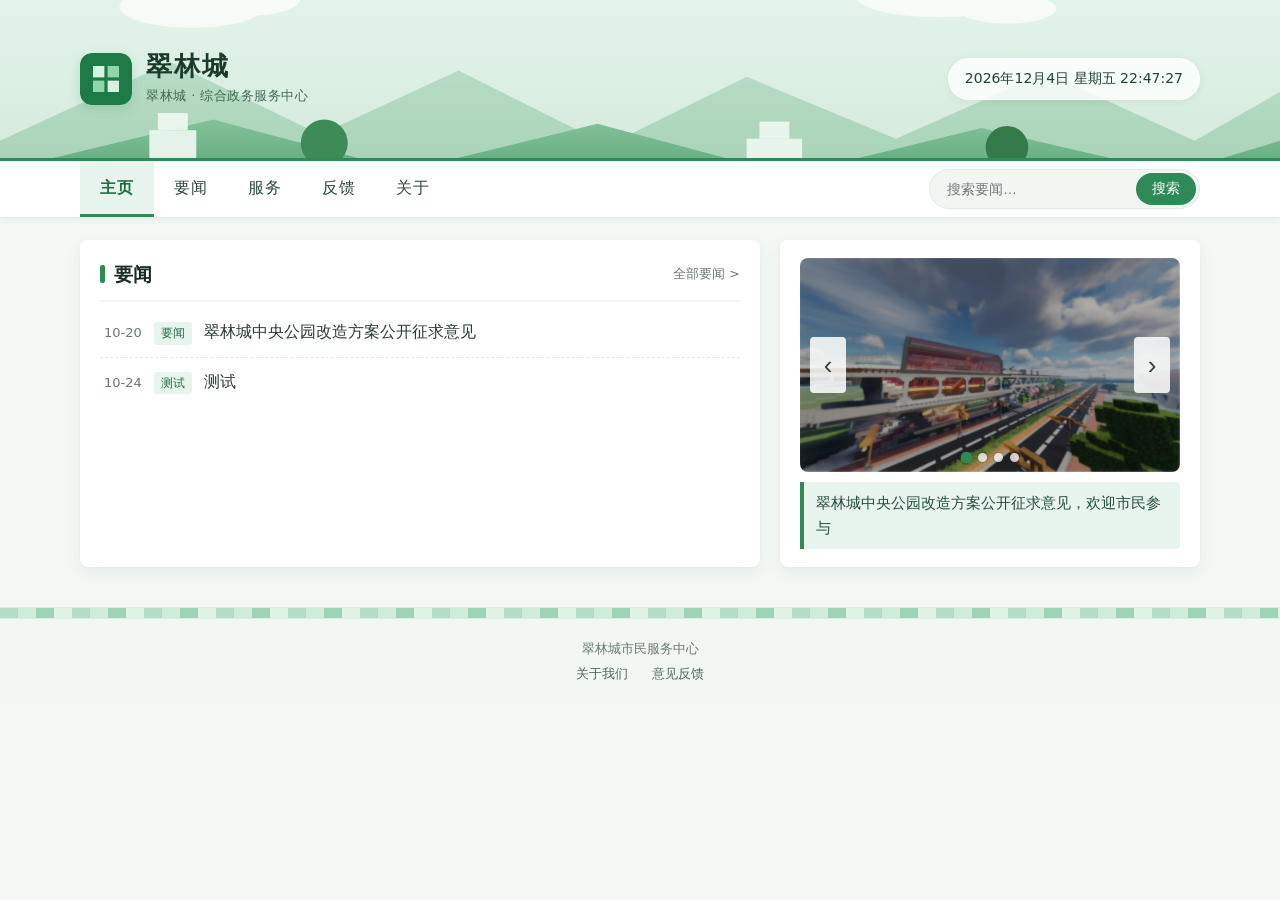
<file: index.html>
<!DOCTYPE html>
<html lang="zh-CN">
<head>
<meta charset="UTF-8">
<meta name="viewport" content="width=device-width, initial-scale=1">
<meta name="description" content="翠林城 —— 我的世界城市反馈平台，发布城市要闻、服务指南与意见反馈。">
<title>翠林城 · 主页</title>
<link rel="icon" href="img/favicon.svg" type="image/svg+xml">
<link rel="stylesheet" href="css/index-css.css">
</head>
<body>

<a class="skip-link" href="#main">跳到主要内容</a>

<header class="top-banner">
  <img class="top-banner__bg" src="img/banner.svg" alt="翠林城城市风貌">
  <div class="top-banner__inner">
    <div class="brand">
      <img class="brand__mark" src="img/favicon.svg" alt="翠林城图标" width="52" height="52">
      <div class="brand__text">
        <h1 class="brand__name">翠林城</h1>
        <p class="brand__sub">翠林城 · 综合政务服务中心</p>
      </div>
    </div>
    <div class="clock" id="siteClock">正在加载时间…</div>
  </div>
</header>

<div class="toolbar">
  <div class="toolbar__inner">
    <nav class="main-nav" aria-label="主导航">
      <ul>
        <li><a href="index.html" class="active">主页</a></li>
        <li><a href="pages/news.html">要闻</a></li>
        <li><a href="pages/service.html">服务</a></li>
        <li><a href="pages/feedback.html">反馈</a></li>
        <li><a href="pages/about.html">关于</a></li>
      </ul>
    </nav>
    <form class="search" id="searchForm" role="search">
      <input type="search" id="searchInput" placeholder="搜索要闻…" aria-label="站内搜索" autocomplete="off">
      <button type="submit">搜索</button>
    </form>
  </div>
</div>

<main class="container" id="main">
  <div class="home-grid">

    <!-- 左：要闻 -->
    <section class="panel" id="news" aria-labelledby="newsTitle">
      <div class="panel__head">
        <h2 id="newsTitle">要闻</h2>
        <a class="more" href="pages/news.html">全部要闻 &gt;</a>
      </div>
      <ul class="news-list" id="newsList">
        <li class="empty">正在加载要闻…</li>
      </ul>
    </section>

    <!-- 右：轮播（无标题栏，仅图片框 + 下方说明文字） -->
    <section class="panel" aria-label="图片轮播">
      <div class="carousel" id="carousel">
        <div class="carousel__stage" id="carouselStage">
          <div class="carousel__viewport" id="carouselViewport"></div>
          <button class="carousel__arrow carousel__arrow--prev" id="prevBtn" type="button" aria-label="上一张">‹</button>
          <button class="carousel__arrow carousel__arrow--next" id="nextBtn" type="button" aria-label="下一张">›</button>
          <div class="carousel__dots" id="carouselDots" role="tablist" aria-label="轮播图切换"></div>
        </div>
        <div class="carousel__caption" id="carouselCaption"></div>
      </div>
    </section>

  </div>
</main>

<footer class="site-footer">
  <div class="footer-bottom">
    <div class="footer-bottom__inner">
      <p>翠林城市民服务中心</p>
      <p class="footer-bottom__links">
        <a href="pages/about.html">关于我们</a>
        <a href="pages/feedback.html">意见反馈</a>
      </p>
    </div>
  </div>
</footer>

<noscript><div style="max-width:1160px;margin:20px auto;padding:14px 18px;background:#f2f9f4;border:1px solid #bfe0cb;color:#2b5e41;border-radius:6px;font-size:14px;">本站需要启用 JavaScript 才能加载要闻内容。</div></noscript>

<script src="js/common.js"></script>
<script src="js/index-js.js"></script>
</body>
</html>
</file>
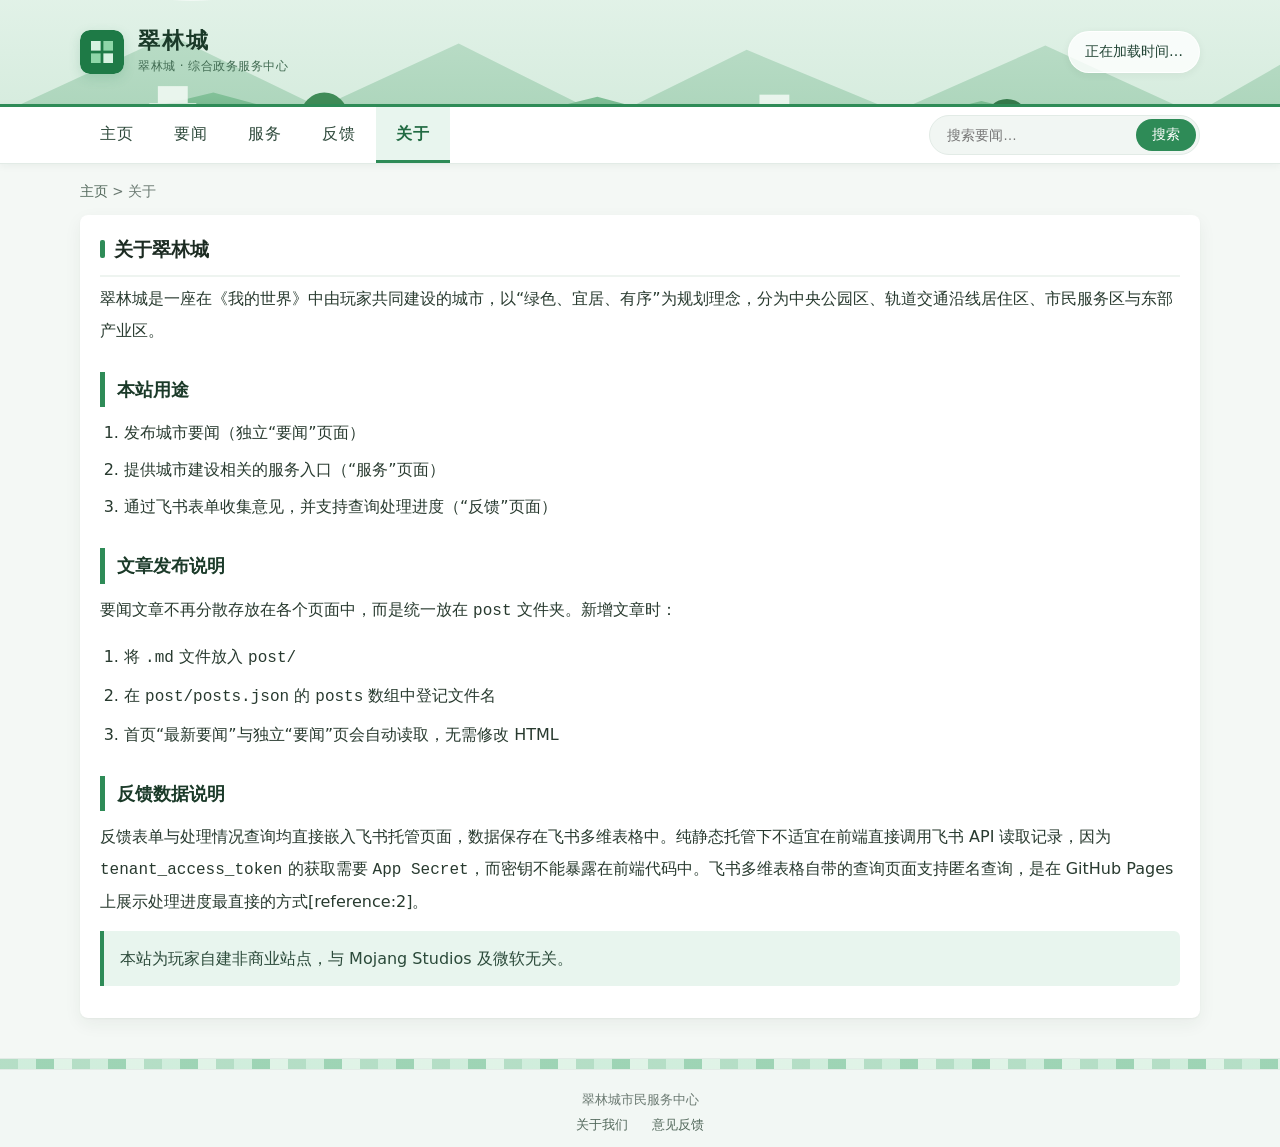
<file: pages/about.html>
<!DOCTYPE html>
<html lang="zh-CN">
<head>
<meta charset="UTF-8">
<meta name="viewport" content="width=device-width, initial-scale=1">
<title>关于 · 翠林城</title>
<link rel="icon" href="../img/favicon.svg" type="image/svg+xml">
<link rel="stylesheet" href="../css/index-css.css">
</head>
<body>

<header class="top-banner top-banner--small">
  <img class="top-banner__bg" src="../img/banner.svg" alt="翠林城城市风貌">
  <div class="top-banner__inner">
    <div class="brand">
      <img class="brand__mark" src="../img/favicon.svg" alt="翠林城图标" width="44" height="44">
      <div class="brand__text">
        <h1 class="brand__name">翠林城</h1>
        <p class="brand__sub">翠林城 · 综合政务服务中心</p>
      </div>
    </div>
    <div class="clock" id="siteClock">正在加载时间…</div>
  </div>
</header>

<div class="toolbar">
  <div class="toolbar__inner">
    <nav class="main-nav" aria-label="主导航">
      <ul>
        <li><a href="../index.html">主页</a></li>
        <li><a href="news.html">要闻</a></li>
        <li><a href="service.html">服务</a></li>
        <li><a href="feedback.html">反馈</a></li>
        <li><a href="about.html" class="active">关于</a></li>
      </ul>
    </nav>
    <form class="search" onsubmit="location.href='../index.html';return false;">
      <input type="search" placeholder="搜索要闻…" aria-label="站内搜索">
      <button type="submit">搜索</button>
    </form>
  </div>
</div>

<main class="container" id="main">
  <nav class="breadcrumb"><a href="../index.html">主页</a> &gt; <span>关于</span></nav>

  <section class="panel page-panel">
    <div class="panel__head"><h2>关于翠林城</h2></div>
    <div class="page-body">
      <p>翠林城是一座在《我的世界》中由玩家共同建设的城市，以“绿色、宜居、有序”为规划理念，分为中央公园区、轨道交通沿线居住区、市民服务区与东部产业区。</p>

      <h3>本站用途</h3>
      <ol>
        <li>发布城市要闻（独立“要闻”页面）</li>
        <li>提供城市建设相关的服务入口（“服务”页面）</li>
        <li>通过飞书表单收集意见，并支持查询处理进度（“反馈”页面）</li>
      </ol>

      <h3>文章发布说明</h3>
      <p>要闻文章不再分散存放在各个页面中，而是统一放在 <code>post</code> 文件夹。新增文章时：</p>
      <ol>
        <li>将 <code>.md</code> 文件放入 <code>post/</code></li>
        <li>在 <code>post/posts.json</code> 的 <code>posts</code> 数组中登记文件名</li>
        <li>首页“最新要闻”与独立“要闻”页会自动读取，无需修改 HTML</li>
      </ol>

      <h3>反馈数据说明</h3>
      <p>反馈表单与处理情况查询均直接嵌入飞书托管页面，数据保存在飞书多维表格中。纯静态托管下不适宜在前端直接调用飞书 API 读取记录，因为 <code>tenant_access_token</code> 的获取需要 <code>App Secret</code>，而密钥不能暴露在前端代码中。飞书多维表格自带的查询页面支持匿名查询，是在 GitHub Pages 上展示处理进度最直接的方式[reference:2]。</p>

      <p class="note">本站为玩家自建非商业站点，与 Mojang Studios 及微软无关。</p>
    </div>
  </section>
</main>

<footer class="site-footer">
  <div class="footer-bottom">
    <div class="footer-bottom__inner">
      <p>翠林城市民服务中心</p>
      <p class="footer-bottom__links">
        <a href="about.html">关于我们</a>
        <a href="feedback.html">意见反馈</a>
      </p>
    </div>
  </div>
</footer>

<script src="../js/common.js"></script>
</body>
</html>
</file>
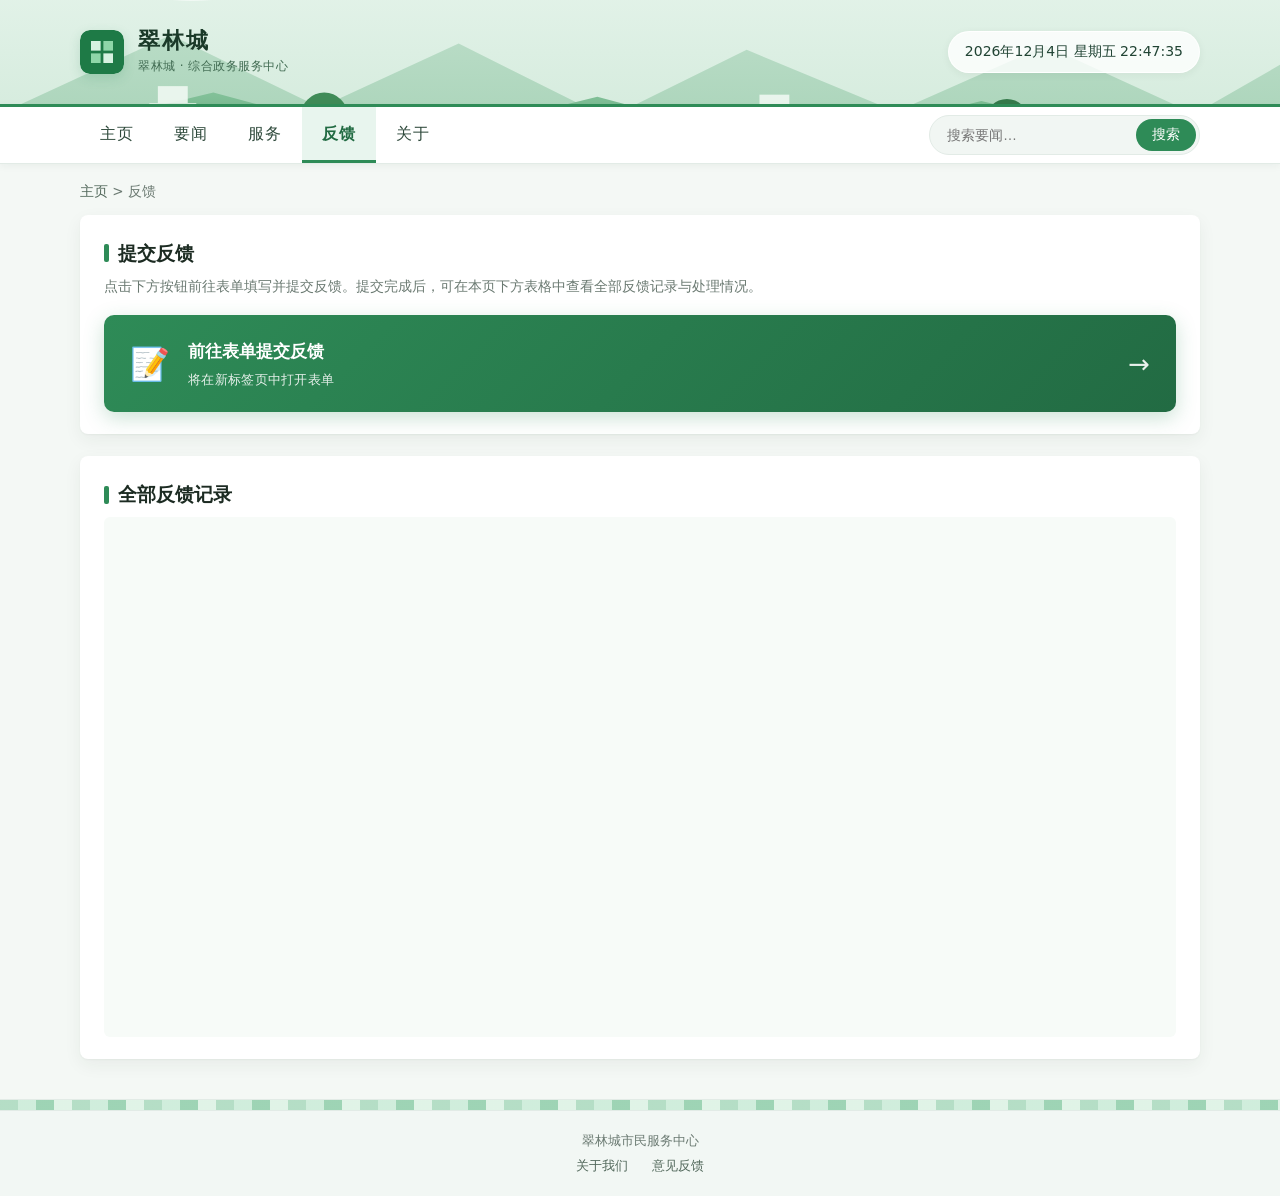
<file: pages/feedback.html>
<!DOCTYPE html>
<html lang="zh-CN">
<head>
<meta charset="UTF-8">
<meta name="viewport" content="width=device-width, initial-scale=1">
<title>反馈 · 翠林城</title>
<link rel="icon" href="../img/favicon.svg" type="image/svg+xml">
<link rel="stylesheet" href="../css/index-css.css">
<style>
  /* ===== 反馈页专用：跳转按钮 ===== */
  .feedback-jump-btn{
    display:flex;align-items:center;gap:18px;
    background:linear-gradient(135deg,#2e8b57,#226b43);
    color:#fff;text-decoration:none;
    padding:22px 26px;border-radius:10px;
    box-shadow:0 6px 20px rgba(46,139,87,.25);
    transition:transform .2s,box-shadow .2s;
  }
  .feedback-jump-btn:hover{
    transform:translateY(-2px);
    box-shadow:0 10px 28px rgba(46,139,87,.32);
    text-decoration:none;color:#fff;
  }
  .feedback-jump-btn__icon{font-size:32px;line-height:1;flex:0 0 auto;}
  .feedback-jump-btn__text{flex:1;min-width:0;}
  .feedback-jump-btn__text strong{display:block;font-size:17px;font-weight:700;margin-bottom:3px;}
  .feedback-jump-btn__text small{display:block;font-size:12.5px;opacity:.88;letter-spacing:.3px;}
  .feedback-jump-btn__arrow{font-size:26px;line-height:1;flex:0 0 auto;opacity:.9;}

  @media (max-width:520px){
    .feedback-jump-btn{padding:16px 18px;gap:14px;}
    .feedback-jump-btn__icon{font-size:26px;}
    .feedback-jump-btn__text strong{font-size:15.5px;}
  }
</style>
</head>
<body>

<header class="top-banner top-banner--small">
  <img class="top-banner__bg" src="../img/banner.svg" alt="翠林城城市风貌">
  <div class="top-banner__inner">
    <div class="brand">
      <img class="brand__mark" src="../img/favicon.svg" alt="翠林城图标" width="44" height="44">
      <div class="brand__text">
        <h1 class="brand__name">翠林城</h1>
        <p class="brand__sub">翠林城 · 综合政务服务中心</p>
      </div>
    </div>
    <div class="clock" id="siteClock">正在加载时间…</div>
  </div>
</header>

<div class="toolbar">
  <div class="toolbar__inner">
    <nav class="main-nav" aria-label="主导航">
      <ul>
        <li><a href="../index.html">主页</a></li>
        <li><a href="news.html">要闻</a></li>
        <li><a href="service.html">服务</a></li>
        <li><a href="feedback.html" class="active">反馈</a></li>
        <li><a href="about.html">关于</a></li>
      </ul>
    </nav>
    <form class="search" onsubmit="location.href='../index.html';return false;">
      <input type="search" placeholder="搜索要闻…" aria-label="站内搜索">
      <button type="submit">搜索</button>
    </form>
  </div>
</div>

<main class="container" id="main">
  <nav class="breadcrumb"><a href="../index.html">主页</a> &gt; <span>反馈</span></nav>

  <div class="feedback-layout">

    <!-- 上方：跳转飞书表单的按钮 -->
    <section class="feedback-block" aria-labelledby="fbFormTitle">
      <h2 id="fbFormTitle">提交反馈</h2>
      <p class="feedback-block__desc">
        点击下方按钮前往表单填写并提交反馈。提交完成后，可在本页下方表格中查看全部反馈记录与处理情况。
      </p>

      <a class="feedback-jump-btn"
         href="https://minecraft-cjyg.feishu.cn/share/base/form/shrcnhPARBHNTmEP3bstYrytyle"
         target="_blank" rel="noopener noreferrer">
        <span class="feedback-jump-btn__icon" aria-hidden="true">📝</span>
        <span class="feedback-jump-btn__text">
          <strong>前往表单提交反馈</strong>
          <small>将在新标签页中打开表单</small>
        </span>
        <span class="feedback-jump-btn__arrow" aria-hidden="true">→</span>
      </a>
    </section>

    <!-- 下方：嵌入飞书多维表格，查看全部提交内容 -->
    <section class="feedback-block" aria-labelledby="fbStatusTitle">
      <h2 id="fbStatusTitle">全部反馈记录</h2>
      <!-- 
      <p class="feedback-block__desc">
        下方为飞书多维表格视图，展示所有已提交的反馈内容与处理状态，数据实时同步。
      </p>
      -->

      <iframe
        class="feedback-iframe feedback-iframe--status"
        id="feishuStatusFrame"
        src="https://minecraft-cjyg.feishu.cn/app/P7SMbS5uwakv93sX5lAcGXPgntf?from=from_copylink"
        title="全部反馈记录与处理情况"
        loading="lazy"
        referrerpolicy="no-referrer"
        sandbox="allow-forms allow-scripts allow-same-origin allow-popups"
      ></iframe>
    </section>

  </div>
</main>

<footer class="site-footer">
  <div class="footer-bottom">
    <div class="footer-bottom__inner">
      <p>翠林城市民服务中心</p>
      <p class="footer-bottom__links">
        <a href="about.html">关于我们</a>
        <a href="feedback.html">意见反馈</a>
      </p>
    </div>
  </div>
</footer>

<script src="../js/common.js"></script>
<script>
  // 时钟
  (function () {
    var el = document.getElementById('siteClock');
    var W = ['日','一','二','三','四','五','六'];
    function p(n){return n<10?'0'+n:''+n;}
    function t(){
      if(!el) return;
      var d = new Date();
      el.textContent = d.getFullYear()+'年'+(d.getMonth()+1)+'月'+d.getDate()+'日 星期'+W[d.getDay()]+' '+p(d.getHours())+':'+p(d.getMinutes())+':'+p(d.getSeconds());
    }
    t(); setInterval(t,1000);
  })();
</script>
</body>
</html>
</file>
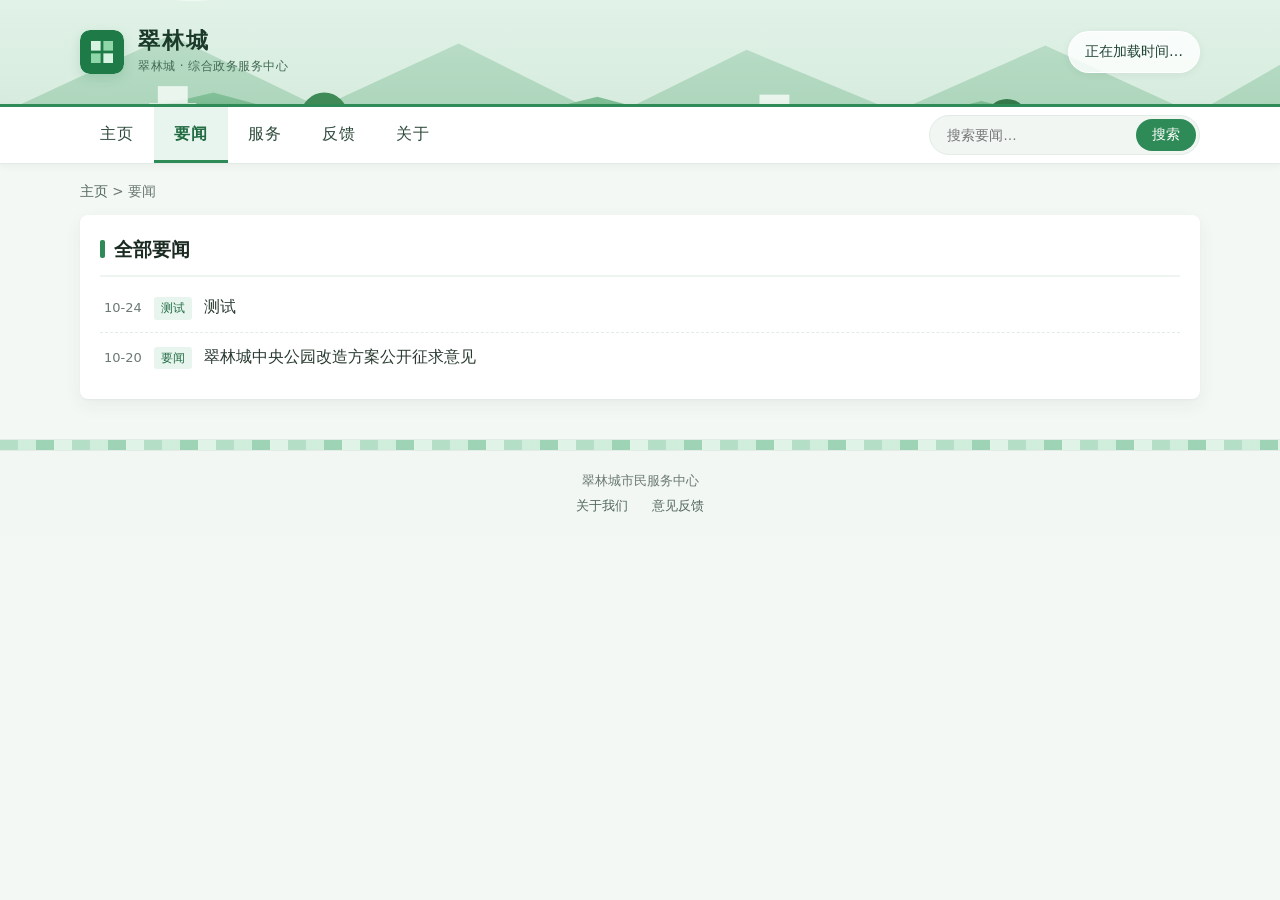
<file: pages/news.html>
<!DOCTYPE html>
<html lang="zh-CN">
<head>
<meta charset="UTF-8">
<meta name="viewport" content="width=device-width, initial-scale=1">
<title>要闻 · 翠林城</title>
<link rel="icon" href="../img/favicon.svg" type="image/svg+xml">
<link rel="stylesheet" href="../css/index-css.css">
</head>
<body>

<a class="skip-link" href="#main">跳到主要内容</a>

<header class="top-banner top-banner--small">
  <img class="top-banner__bg" src="../img/banner.svg" alt="翠林城城市风貌">
  <div class="top-banner__inner">
    <div class="brand">
      <img class="brand__mark" src="../img/favicon.svg" alt="翠林城图标" width="44" height="44">
      <div class="brand__text">
        <h1 class="brand__name">翠林城</h1>
        <p class="brand__sub">翠林城 · 综合政务服务中心</p>
      </div>
    </div>
    <div class="clock" id="siteClock">正在加载时间…</div>
  </div>
</header>

<div class="toolbar">
  <div class="toolbar__inner">
    <nav class="main-nav" aria-label="主导航">
      <ul>
        <li><a href="../index.html">主页</a></li>
        <li><a href="news.html" class="active">要闻</a></li>
        <li><a href="service.html">服务</a></li>
        <li><a href="feedback.html">反馈</a></li>
        <li><a href="about.html">关于</a></li>
      </ul>
    </nav>
    <form class="search" onsubmit="location.href='../index.html';return false;">
      <input type="search" placeholder="搜索要闻…" aria-label="站内搜索">
      <button type="submit">搜索</button>
    </form>
  </div>
</div>

<main class="container" id="main">
  <nav class="breadcrumb" aria-label="面包屑">
    <a href="../index.html">主页</a> &gt; <span>要闻</span>
  </nav>

  <section class="panel page-panel" aria-labelledby="newsPageTitle">
    <div class="panel__head">
      <h2 id="newsPageTitle">全部要闻</h2>
    </div>
    <ul class="news-list" id="newsFullList">
      <li class="empty">正在加载要闻…</li>
    </ul>
  </section>
</main>

<footer class="site-footer">
  <div class="footer-bottom">
    <div class="footer-bottom__inner">
      <p>翠林城市民服务中心</p>
      <p class="footer-bottom__links">
        <a href="about.html">关于我们</a>
        <a href="feedback.html">意见反馈</a>
      </p>
    </div>
  </div>
</footer>

<script src="../js/common.js"></script>
<script src="../js/news-js.js"></script>
</body>
</html>
</file>
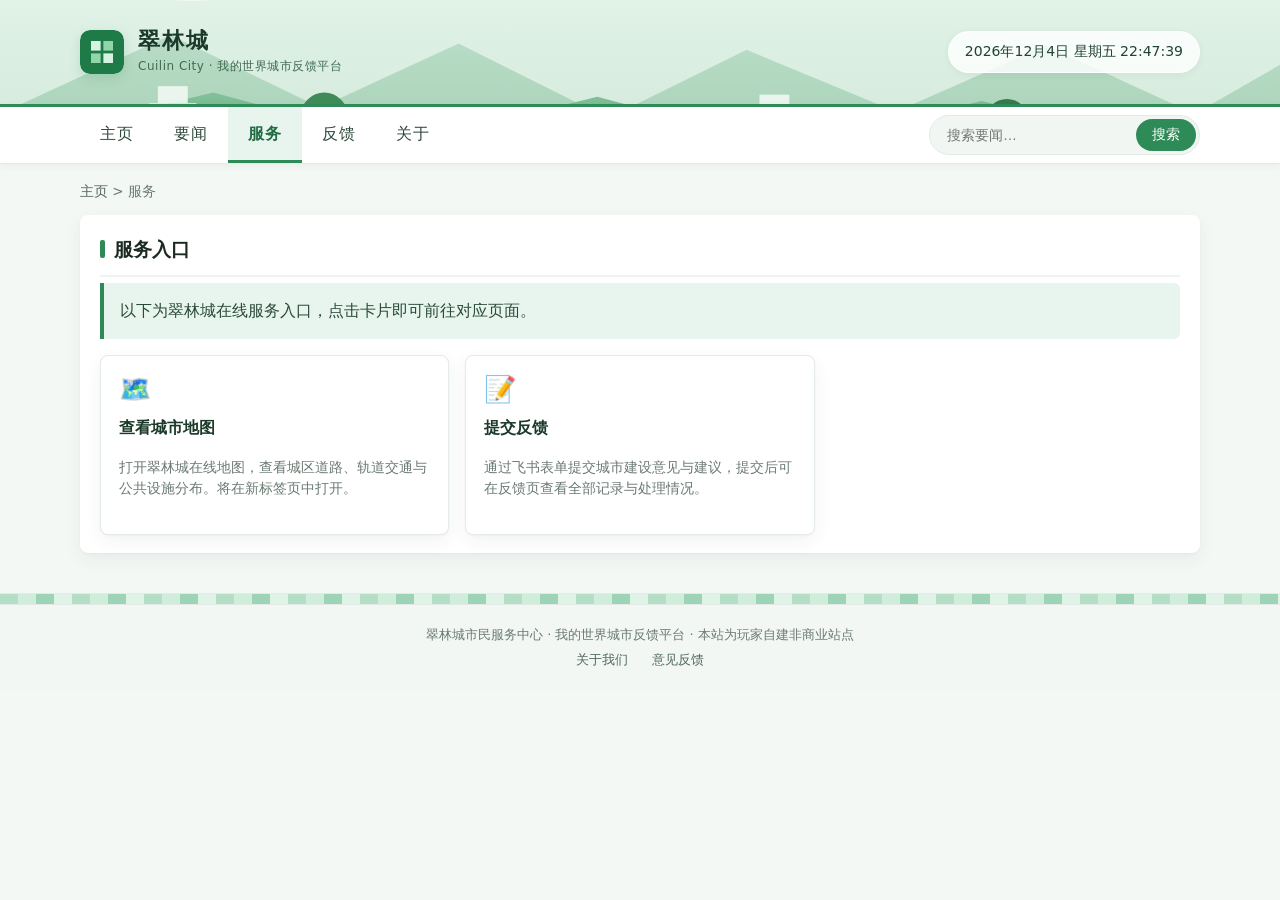
<file: pages/service.html>
<!DOCTYPE html>
<html lang="zh-CN">
<head>
<meta charset="UTF-8">
<meta name="viewport" content="width=device-width, initial-scale=1">
<title>服务 · 翠林城</title>
<link rel="icon" href="../img/favicon.svg" type="image/svg+xml">
<link rel="stylesheet" href="../css/index-css.css">
</head>
<body>

<header class="top-banner top-banner--small">
  <img class="top-banner__bg" src="../img/banner.svg" alt="翠林城城市风貌">
  <div class="top-banner__inner">
    <div class="brand">
      <img class="brand__mark" src="../img/favicon.svg" alt="翠林城图标" width="44" height="44">
      <div class="brand__text">
        <h1 class="brand__name">翠林城</h1>
        <p class="brand__sub">Cuilin City · 我的世界城市反馈平台</p>
      </div>
    </div>
    <div class="clock" id="siteClock">正在加载时间…</div>
  </div>
</header>

<div class="toolbar">
  <div class="toolbar__inner">
    <nav class="main-nav" aria-label="主导航">
      <ul>
        <li><a href="../index.html">主页</a></li>
        <li><a href="news.html">要闻</a></li>
        <li><a href="service.html" class="active">服务</a></li>
        <li><a href="feedback.html">反馈</a></li>
        <li><a href="about.html">关于</a></li>
      </ul>
    </nav>
    <form class="search" onsubmit="location.href='../index.html';return false;">
      <input type="search" placeholder="搜索要闻…" aria-label="站内搜索">
      <button type="submit">搜索</button>
    </form>
  </div>
</div>

<main class="container" id="main">
  <nav class="breadcrumb"><a href="../index.html">主页</a> &gt; <span>服务</span></nav>

  <section class="panel page-panel">
    <div class="panel__head"><h2>服务入口</h2></div>
    <div class="page-body">
      <p class="note">以下为翠林城在线服务入口，点击卡片即可前往对应页面。</p>

      <div class="service-grid">

        <a class="service-card" href="https://cjyj.top/clcity-map/" target="_blank" rel="noopener noreferrer">
          <span class="service-card__icon">🗺️</span>
          <p class="service-card__title">查看城市地图</p>
          <p class="service-card__desc">打开翠林城在线地图，查看城区道路、轨道交通与公共设施分布。将在新标签页中打开。</p>
        </a>

        <a class="service-card" href="feedback.html">
          <span class="service-card__icon">📝</span>
          <p class="service-card__title">提交反馈</p>
          <p class="service-card__desc">通过飞书表单提交城市建设意见与建议，提交后可在反馈页查看全部记录与处理情况。</p>
        </a>

      </div>
    </div>
  </section>
</main>

<footer class="site-footer">
  <div class="footer-bottom">
    <div class="footer-bottom__inner">
      <p>翠林城市民服务中心 · 我的世界城市反馈平台 · 本站为玩家自建非商业站点</p>
      <p class="footer-bottom__links">
        <a href="about.html">关于我们</a>
        <a href="feedback.html">意见反馈</a>
      </p>
    </div>
  </div>
</footer>

<script src="../js/common.js"></script>
<script>
  // 时钟
  (function () {
    var el = document.getElementById('siteClock');
    var W = ['日','一','二','三','四','五','六'];
    function p(n){return n<10?'0'+n:''+n;}
    function t(){
      if(!el) return;
      var d = new Date();
      el.textContent = d.getFullYear()+'年'+(d.getMonth()+1)+'月'+d.getDate()+'日 星期'+W[d.getDay()]+' '+p(d.getHours())+':'+p(d.getMinutes())+':'+p(d.getSeconds());
    }
    t(); setInterval(t,1000);
  })();
</script>
</body>
</html>
</file>
<file: css/index-css.css>
/* ==========================================================
   翠林城 · 全站样式表（浅色绿色主题）
   ========================================================== */

:root{
  --primary:#2e8b57;
  --primary-dark:#226b43;
  --primary-soft:#e8f5ee;
  --primary-line:#bfe0cb;
  --ink:#1c2b22;
  --muted:#6b7a72;
  --line:#e2ebe6;
  --card:#fff;
  --radius:8px;
  --shadow:0 1px 2px rgba(28,43,34,.04),0 6px 18px rgba(28,43,34,.06);
  --max:1160px;
}

*,*::before,*::after{box-sizing:border-box;}
html{-webkit-text-size-adjust:100%;scroll-behavior:smooth;}
body{
  margin:0;
  font-family:"Microsoft YaHei","PingFang SC","Hiragino Sans GB",system-ui,-apple-system,"Segoe UI",sans-serif;
  font-size:16px;line-height:1.7;color:#24352b;background:#f4f8f5;
}
img{max-width:100%;display:block;}
a{color:#256b46;text-decoration:none;}
a:hover{text-decoration:underline;}
ul,ol{margin:0;padding:0;}
[hidden]{display:none !important;}

.skip-link{position:absolute;left:-9999px;}
.skip-link:focus{left:12px;top:12px;z-index:999;background:#fff;padding:8px 14px;border-radius:4px;box-shadow:var(--shadow);}

/* ---------- 顶部横幅 ---------- */
.top-banner{position:relative;overflow:hidden;height:158px;background:#dff0e4;}
.top-banner--small{height:104px;}
.top-banner__bg{position:absolute;inset:0;width:100%;height:100%;object-fit:cover;}
.top-banner__inner{
  position:relative;z-index:1;max-width:var(--max);margin:0 auto;height:100%;
  padding:0 20px;display:flex;align-items:center;justify-content:space-between;gap:18px;
}
.brand{display:flex;align-items:center;gap:14px;}
.brand__mark{width:52px;height:52px;border-radius:12px;display:block;flex:0 0 auto;box-shadow:0 4px 12px rgba(46,139,87,.18);}
.brand__name{margin:0;font-size:26px;line-height:1.2;color:#1b3a29;letter-spacing:2px;font-weight:700;}
.brand__sub{margin:2px 0 0;font-size:13px;color:#416b52;letter-spacing:.5px;}
.top-banner--small .brand__name{font-size:22px;}
.top-banner--small .brand__mark{width:44px;height:44px;border-radius:10px;}
.top-banner--small .brand__sub{font-size:12px;}
.clock{
  background:rgba(255,255,255,.8);border:1px solid rgba(255,255,255,.95);
  padding:8px 16px;border-radius:999px;font-size:14px;color:#214434;
  white-space:nowrap;box-shadow:0 2px 8px rgba(28,43,34,.06);
}

/* ---------- 导航与搜索 ---------- */
.toolbar{
  background:#fff;border-top:3px solid var(--primary);
  border-bottom:1px solid var(--line);
  box-shadow:0 2px 8px rgba(28,43,34,.05);
  position:sticky;top:0;z-index:60;
}
.toolbar__inner{
  max-width:var(--max);margin:0 auto;padding:0 20px;
  display:flex;align-items:center;justify-content:space-between;gap:16px;flex-wrap:wrap;
}
.main-nav ul{display:flex;flex-wrap:wrap;list-style:none;}
.main-nav a{
  display:block;padding:13px 20px;color:#2f4a3c;font-size:16px;letter-spacing:1px;
  border-bottom:3px solid transparent;
  transition:background .2s,color .2s,border-color .2s;
}
.main-nav a:hover{background:var(--primary-soft);color:var(--primary-dark);text-decoration:none;}
.main-nav a.active{background:var(--primary-soft);color:var(--primary-dark);border-bottom-color:var(--primary);font-weight:700;}

.search{
  display:flex;align-items:center;background:#f1f6f3;
  border:1px solid var(--line);border-radius:999px;padding:3px;min-width:250px;
}
.search input{border:0;outline:0;padding:7px 14px;font-size:14px;flex:1;min-width:0;background:transparent;color:#24352b;}
.search button{border:0;background:var(--primary);color:#fff;padding:7px 16px;border-radius:999px;font-size:14px;cursor:pointer;transition:background .2s;}
.search button:hover{background:var(--primary-dark);}

/* ---------- 容器与卡片 ---------- */
.container{max-width:var(--max);margin:0 auto;padding:0 20px;}

.panel{background:var(--card);border-radius:var(--radius);box-shadow:var(--shadow);padding:18px 20px;}
.panel__head{
  display:flex;align-items:center;justify-content:space-between;
  border-bottom:2px solid #eef4f0;padding-bottom:10px;margin-bottom:6px;
}
.panel__head h2{margin:0;font-size:19px;color:var(--ink);position:relative;padding-left:14px;font-weight:700;}
.panel__head h2::before{
  content:"";position:absolute;left:0;top:50%;transform:translateY(-50%);
  width:5px;height:18px;background:var(--primary);border-radius:2px;
}
.more{font-size:13px;color:var(--muted);}
.more:hover{color:var(--primary-dark);text-decoration:none;}

/* ---------- 首页网格 ---------- */
.home-grid{display:grid;grid-template-columns:minmax(0,1fr) 420px;gap:20px;margin:22px auto 40px;}
@media (max-width:940px){.home-grid{grid-template-columns:1fr;}}

/* ---------- 要闻列表 ---------- */
.news-list{list-style:none;}
.news-list li{border-bottom:1px dashed var(--line);}
.news-list li:last-child{border-bottom:0;}
.news-list a{
  display:flex;align-items:baseline;gap:12px;
  padding:11px 4px;color:#2a3b31;font-size:15.5px;transition:color .15s,background .15s;
}
.news-list a:hover{color:var(--primary-dark);text-decoration:none;background:#f7fbf8;}
.news-list time{flex:0 0 auto;font-size:13px;color:var(--muted);font-variant-numeric:tabular-nums;}
.news-list .tag{flex:0 0 auto;font-size:12px;color:var(--primary-dark);background:var(--primary-soft);padding:1px 7px;border-radius:3px;}
.news-list .title{flex:1;overflow:hidden;text-overflow:ellipsis;white-space:nowrap;}
.news-list .empty{padding:26px 6px;color:var(--muted);text-align:center;font-size:14px;}

.news-more{
  display:block;width:100%;margin-top:10px;padding:9px;
  border:1px solid var(--line);background:#fbfdfc;color:#4b5f53;
  border-radius:4px;cursor:pointer;font-size:14px;transition:all .2s;
}
.news-more:hover{background:var(--primary-soft);border-color:var(--primary-line);color:var(--primary-dark);}

/* ---------- 轮播 ---------- */
.carousel{position:relative;}
.carousel__stage{
  position:relative;
  /* 关键修改：去掉固定 height，改用宽高比自适应 */
  aspect-ratio: 16 / 9; 
  border-radius:var(--radius);
  overflow:hidden;
  background:#eef4f0;
}
.carousel__viewport{position:absolute;inset:0;}
.carousel__slide{
  position:absolute;inset:0;opacity:0;transition:opacity .7s ease;
  display:block;pointer-events:none;
}
.carousel__slide.is-active{opacity:1;pointer-events:auto;}
.carousel__slide img{
  width:100%;
  height:100%;
  object-fit:cover; /* 保证图片不变形，多余部分居中裁剪 */
  object-position:center;
}
.carousel__arrow{
  position:absolute;top:50%;transform:translateY(-50%);z-index:3;
  width:36px;height:56px;border:0;background:rgba(255,255,255,.85);
  color:#2b4a3a;font-size:26px;line-height:1;cursor:pointer;border-radius:4px;
  display:flex;align-items:center;justify-content:center;transition:background .2s,color .2s;
}
.carousel__arrow:hover{background:#fff;color:var(--primary-dark);}
.carousel__arrow--prev{left:10px;}
.carousel__arrow--next{right:10px;}
.carousel__dots{position:absolute;left:0;right:0;bottom:10px;z-index:3;display:flex;justify-content:center;gap:7px;}
.carousel__dot{width:9px;height:9px;border-radius:50%;border:0;padding:0;cursor:pointer;background:rgba(255,255,255,.75);box-shadow:0 0 0 1px rgba(28,43,34,.12);transition:transform .2s,background .2s;}
.carousel__dot.is-active{background:var(--primary);transform:scale(1.3);}
.carousel__caption{margin-top:10px;background:var(--primary-soft);border-left:4px solid var(--primary);padding:9px 12px;font-size:14.5px;color:#24513a;border-radius:0 4px 4px 0;min-height:20px;}
/* ---------- 服务卡片 ---------- */
.service-grid{display:grid;grid-template-columns:repeat(auto-fill,minmax(260px,1fr));gap:16px;margin-top:16px;}
.service-card{
  display:block;background:#fff;border:1px solid var(--line);border-radius:var(--radius);
  padding:20px 18px;box-shadow:var(--shadow);transition:transform .18s,box-shadow .18s,border-color .18s;
}
.service-card:hover{transform:translateY(-3px);box-shadow:0 8px 24px rgba(28,43,34,.1);border-color:var(--primary-line);text-decoration:none;}
.service-card__icon{font-size:26px;line-height:1;margin-bottom:10px;display:block;}
.service-card__title{font-size:16px;font-weight:700;color:#1b3a29;margin:0 0 6px;}
.service-card__desc{font-size:13.5px;color:var(--muted);line-height:1.6;margin:0;}

/* ---------- 反馈页 ---------- */
.feedback-layout{display:flex;flex-direction:column;gap:22px;margin-bottom:40px;}
.feedback-block{background:#fff;border-radius:var(--radius);box-shadow:var(--shadow);padding:22px 24px;}
.feedback-block h2{font-size:19px;color:var(--ink);margin:0 0 6px;padding-left:14px;position:relative;}
.feedback-block h2::before{content:"";position:absolute;left:0;top:50%;transform:translateY(-50%);width:5px;height:18px;background:var(--primary);border-radius:2px;}
.feedback-block__desc{font-size:14px;color:var(--muted);margin:0 0 16px;}
.feedback-iframe{width:100%;border:0;border-radius:6px;background:#f7fbf8;display:block;}
.feedback-iframe--form{height:640px;}
.feedback-iframe--status{height:520px;}
.feedback-placeholder{
  padding:40px 20px;text-align:center;color:var(--muted);font-size:14px;
  background:#f7fbf8;border:1px dashed var(--line);border-radius:6px;
}
.feedback-placeholder code{background:#eef4f0;padding:2px 6px;border-radius:4px;font-size:13px;color:#1f6b45;}

/* ---------- 页尾 ---------- */
.site-footer{margin-top:26px;background:#f7faf8;border-top:1px solid var(--line);}
.site-footer::before{
  content:"";display:block;height:10px;
  background:repeating-linear-gradient(90deg,#a9d9bd 0 18px,#c9ebd7 18px 36px,#8ecda9 36px 54px,#dcf2e4 54px 72px);
  opacity:.85;
}
.footer-bottom{background:#f2f7f4;border-top:1px solid var(--line);}
.footer-bottom__inner{max-width:var(--max);margin:0 auto;padding:16px 20px;text-align:center;font-size:13px;color:#6b7a72;}
.footer-bottom p{margin:3px 0;}
.footer-bottom__links a{margin:0 10px;color:#52685b;}
.footer-bottom__links a:hover{color:var(--primary-dark);}

/* ---------- 内容页通用 ---------- */
.breadcrumb{font-size:13.5px;color:var(--muted);margin:16px 0 12px;}
.breadcrumb a{color:#52685b;}
.breadcrumb a:hover{color:var(--primary-dark);}

.page-panel{margin-bottom:40px;}
.page-body{font-size:16px;line-height:1.95;color:#283a2f;}
.page-body h3{font-size:18px;color:#1b3a29;margin:26px 0 10px;padding-left:12px;border-left:5px solid var(--primary);}
.page-body p{margin:0 0 14px;}
.page-body ul,.page-body ol{padding-left:24px;margin:0 0 16px;}
.page-body li{margin:6px 0;}
.page-body a{color:#256b46;}
.page-body .note{background:var(--primary-soft);border-left:4px solid var(--primary);padding:12px 16px;border-radius:0 6px 6px 0;color:#2b4a3a;}

/* ==========================================================
   八、文章页
   ========================================================== */
.article-grid{
  display:grid;
  grid-template-columns:minmax(0,1fr) 290px;
  gap:22px;
  align-items:start;
  margin-bottom:40px;
}

/* 侧栏 sticky：滚动时目录固定在视口 */
.article-aside{
  position:sticky;
  top:76px;
  align-self:start;
  max-height:calc(100vh - 96px);
  overflow:auto;
}

/* 小屏取消固定 */
@media (max-width:960px){
  .article-grid{grid-template-columns:1fr;}
  .article-aside{
    position:static;
    max-height:none;
    overflow:visible;
    order:2;
  }
}

.article-main{min-width:0;}
.article-cover{
  width:100%;max-height:400px;object-fit:cover;
  border-radius:var(--radius);box-shadow:var(--shadow);margin-bottom:16px;
}
.article-body{
  background:#fff;border-radius:var(--radius);box-shadow:var(--shadow);
  padding:28px 32px 36px;
}
@media (max-width:600px){
  .article-body{padding:20px 18px 26px;}
}
.article-title{margin:0 0 14px;font-size:26px;line-height:1.45;color:#1b3a29;font-weight:700;}
.article-meta{
  display:flex;flex-wrap:wrap;gap:8px 18px;
  font-size:13.5px;color:var(--muted);
  padding-bottom:14px;margin-bottom:22px;border-bottom:1px dashed var(--line);
}

/* 目录卡片：不再自身 sticky，由父级 aside 负责 */
.toc{
  background:#fff;
  border-radius:var(--radius);
  box-shadow:var(--shadow);
  padding:16px 14px;
}
.toc-title{
  margin:0 0 10px;font-size:15px;font-weight:700;color:#1b3a29;
  border-left:4px solid var(--primary);padding-left:9px;
}
.toc-empty{color:var(--muted);font-size:13px;margin:0;}
.toc-list{list-style:none;margin:0;padding:0;}
.toc-list .toc-list{padding-left:12px;}
.toc-item a{
  display:block;padding:5px 8px;font-size:13.5px;color:#4b5f53;
  border-left:3px solid transparent;border-radius:0 4px 4px 0;
  line-height:1.5;transition:all .15s;
}
.toc-item a:hover{background:var(--primary-soft);color:var(--primary-dark);text-decoration:none;}
.toc-item a.active{
  color:var(--primary-dark);border-left-color:var(--primary);
  background:var(--primary-soft);font-weight:700;
}

/* 原来 .side-card 相关样式可整段删除，已不再使用 */

/* ---------- Markdown 渲染 ---------- */
.md-content{font-size:16.5px;line-height:1.95;color:#283a2f;}
.md-content h1,.md-content h2,.md-content h3,.md-content h4{color:#1b3a29;line-height:1.5;margin:30px 0 12px;font-weight:700;scroll-margin-top:80px;}
.md-content h1{font-size:24px;}
.md-content h2{font-size:21px;padding-left:12px;border-left:5px solid var(--primary);}
.md-content h3{font-size:18px;}
.md-content h4{font-size:16.5px;}
.md-content p{margin:0 0 14px;}
.md-content strong{color:#132a1d;font-weight:700;}
.md-content em{font-style:italic;color:#3d4a43;}
.md-content a{color:#256b46;border-bottom:1px solid rgba(37,107,70,.3);}
.md-content a:hover{color:var(--primary-dark);border-bottom-color:var(--primary-dark);text-decoration:none;}
.md-content ul,.md-content ol{margin:0 0 16px;padding-left:26px;}
.md-content li{margin:6px 0;}
.md-content ul li::marker{color:var(--primary);}
.md-content blockquote{margin:0 0 16px;padding:12px 16px;background:var(--primary-soft);border-left:4px solid var(--primary);color:#2b4a3a;border-radius:0 6px 6px 0;}
.md-content blockquote p:last-child{margin-bottom:0;}
.md-content code{background:#eef4f0;color:#1f6b45;padding:2px 6px;border-radius:4px;font-size:.92em;font-family:Consolas,Monaco,"Courier New",monospace;}
.md-content pre{background:#f6faf8;border:1px solid var(--line);border-radius:6px;padding:14px 16px;overflow:auto;margin:0 0 16px;line-height:1.6;}
.md-content pre code{background:none;color:#26332b;padding:0;font-size:14px;}
.md-content hr{border:0;border-top:1px dashed var(--line);margin:26px 0;}
.md-content img{border-radius:6px;margin:10px 0;box-shadow:var(--shadow);}
.md-content table{width:100%;border-collapse:collapse;margin-bottom:16px;font-size:15px;}
.md-content th,.md-content td{border:1px solid var(--line);padding:8px 10px;text-align:left;}
.md-content th{background:#f3f9f5;}
.md-error{color:#8a4b2a;background:#fdf6ef;border:1px solid #f0d9c5;padding:14px 16px;border-radius:6px;}

/* ---------- 响应式 ---------- */
@media (max-width:720px){
  .top-banner{height:130px;}
  .brand__name{font-size:22px;}
  .brand__mark{width:44px;height:44px;border-radius:10px;}
  .clock{font-size:12px;padding:6px 12px;}
  .toolbar__inner{padding:0 14px;}
  .main-nav a{padding:12px 14px;font-size:15px;}
  .search{min-width:100%;margin-bottom:10px;}
  
  .article-title{font-size:21px;}
  .feedback-iframe--form{height:720px;}
  .feedback-iframe--status{height:600px;}
}
</file>
